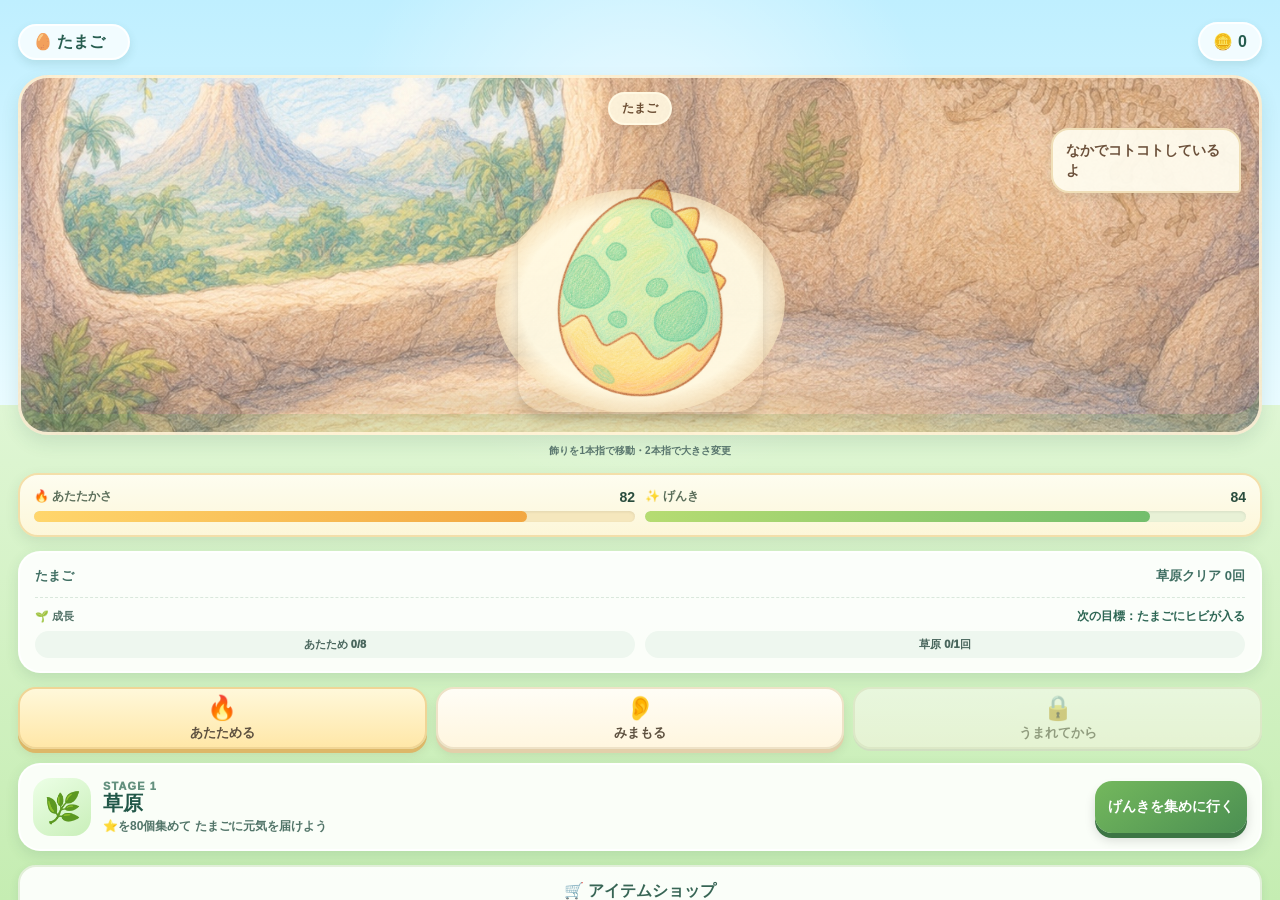
<file: index.html>
<!DOCTYPE html>
<html lang="ja">
<head>
  <meta charset="UTF-8">
  <meta name="viewport" content="width=device-width, initial-scale=1.0, maximum-scale=1.0, user-scalable=no">
  <title>Tiranon Adventure</title>
  <link rel="stylesheet" href="style.css?v=20260830-v29">
  <link rel="stylesheet" href="jump-fix.css?v=20260830-v29">
  <link rel="stylesheet" href="combo.css?v=20260830-v29">
  <link rel="stylesheet" href="items.css?v=20260830-v29">
  <link rel="stylesheet" href="item-polish.css?v=20260830-v29">
  <link rel="stylesheet" href="result.css?v=20260830-v29">
  <link rel="stylesheet" href="progression.css?v=20260830-v29">
  <link rel="stylesheet" href="run-levelup.css?v=20260830-v29">
  <link rel="stylesheet" href="life-mode.css?v=20260830-v29">
  <link rel="stylesheet" href="home-mode.css?v=20260830-v29">
  <link rel="stylesheet" href="care-mode.css?v=20260830-v33">
  <link rel="stylesheet" href="care-growth-v2.css?v=20260830-v29">
  <link rel="stylesheet" href="care-prebirth-fix.css?v=20260830-v29">
  <link rel="stylesheet" href="control-touch.css?v=20260830-v29">
  <link rel="stylesheet" href="stage-hazards.css?v=20260830-v29">
</head>
<body>
  <main id="game" class="game" aria-label="Tiranon Adventureのゲーム画面">
    <div class="cloud cloud--one" aria-hidden="true"></div>
    <div class="cloud cloud--two" aria-hidden="true"></div>
    <div class="cloud cloud--three" aria-hidden="true"></div>

    <header class="status">
      <p id="score">SCORE 0</p>
      <h1>Tiranon Adventure</h1>
      <p id="time" class="life-display" aria-label="ライフ5">❤️❤️❤️❤️❤️</p>
    </header>

    <div id="combo" class="combo-display" aria-live="polite" hidden></div>

    <div id="play-area" class="play-area">
      <div id="player" class="player" role="img" aria-label="ティラノン">
        <img id="player-sprite" class="player__sprite" src="IMG_1796.png?v=20260830-v29" width="126" height="126" alt="" draggable="false">
      </div>
    </div>

    <nav class="controls" aria-label="移動とジャンプ操作">
      <button id="left-button" class="control-button control-button--left" type="button" aria-label="左へ移動">
        <span class="footprint footprint--left" aria-hidden="true">
          <span class="footprint__toe footprint__toe--one"></span>
          <span class="footprint__toe footprint__toe--two"></span>
          <span class="footprint__toe footprint__toe--three"></span>
          <span class="footprint__pad"></span>
        </span>
      </button>
      <button id="jump-button" class="jump-button" type="button" aria-label="ジャンプ">
        <span class="jump-mark" aria-hidden="true"></span>
      </button>
      <button id="right-button" class="control-button control-button--right" type="button" aria-label="右へ移動">
        <span class="footprint footprint--right" aria-hidden="true">
          <span class="footprint__toe footprint__toe--one"></span>
          <span class="footprint__toe footprint__toe--two"></span>
          <span class="footprint__toe footprint__toe--three"></span>
          <span class="footprint__pad"></span>
        </span>
      </button>
    </nav>

    <section id="game-over" class="game-over result-screen" aria-live="polite" hidden>
      <div class="result-card">
        <p class="result-label">RESULT</p>
        <div id="result-rank" class="result-rank" aria-label="ランクC">C</div>
        <p id="rank-message" class="rank-message">ナイスチャレンジ！</p>

        <div class="result-scores">
          <div class="result-score-row">
            <span>今回のスコア</span>
            <strong id="final-score">0</strong>
          </div>
          <div class="result-score-row result-score-row--best">
            <span>BEST SCORE</span>
            <strong id="best-score">0</strong>
          </div>
        </div>

        <p id="new-best" class="new-best" hidden>NEW BEST!</p>
        <button id="restart-button" class="restart-button" type="button">もう一度遊ぶ</button>
      </div>
    </section>
  </main>

  <script src="game.js?v=20260830-v29"></script>
  <script src="jump-overrides.js?v=20260830-v29"></script>
  <script src="fever-mode.js?v=20260830-v29"></script>
  <script src="item-mode.js?v=20260830-v29"></script>
  <script src="item-polish.js?v=20260830-v29"></script>
  <script src="result-screen.js?v=20260830-v29"></script>
  <script src="progression.js?v=20260831-v30"></script>
  <script src="run-levelup.js?v=20260831-v30"></script>
  <script src="life-mode.js?v=20260831-v31"></script>
  <script src="home-mode.js?v=20260831-v33"></script>
  <script src="controls-plus.js?v=20260831-v30"></script>
  <script src="stage-hazards.js?v=20260831-v30"></script>
  <script src="care-mode.js?v=20260831-v34"></script>
  <script src="care-growth-v2.js?v=20260830-v36"></script>
  <script src="care-phase-copy.js?v=20260831-v31"></script>
  <script src="care-prebirth-fix.js?v=20260830-v29"></script>
  <script src="route-obstacles.js?v=20260831-v1"></script>
  <script src="hazard-clarity.js?v=20260831-v1"></script>
  <script src="falling-bomb.js?v=20260831-v1"></script>
  <script src="route-rules.js?v=20260831-v1"></script>
  <script src="run-rewards.js?v=20260831-v2"></script>
  <script src="super-fever.js?v=20260831-v1"></script>
  <script src="room-decor.js?v=20260831-v2"></script>
  <script src="collection-visual-fix.js?v=20260831-v1"></script>
  <script src="collection-assets-forest.js?v=20260831-v1"></script>
  <script src="collection-assets-river.js?v=20260831-v2"></script>
  <script src="collection-volcano-fossil.js?v=20260831-v1"></script>
  <script src="collection-volcano-stamp.js?v=20260831-v1"></script>
  <script src="collection-volcano-crayon.js?v=20260831-v1"></script>
  <script src="collection-assets-night.js?v=20260831-v1"></script>
  <script src="collection-restore-baby-memory.js?v=20260831-v1"></script>
  <script src="room-gesture-v2.js?v=20260831-v3"></script>
  <script src="game-test.js?v=20260831-v2"></script>
  <script src="test-ui-copy.js?v=20260831-v1"></script>
</body>
</html>
</file>
<file: style.css>
* { box-sizing: border-box; }
html, body { width:100%; height:100%; margin:0; overflow:hidden; font-family:Arial,"Hiragino Kaku Gothic ProN",Meiryo,sans-serif; }
button { font:inherit; }
.game { position:relative; width:100%; height:100vh; height:100dvh; min-height:420px; overflow:hidden; touch-action:none; -ms-touch-action:none; -webkit-user-select:none; user-select:none; -webkit-touch-callout:none; background:linear-gradient(to bottom,#63c9f5 0%,#9be1ff 72%,#55b83d 72%,#2f8f2d 100%); }
.cloud { position:absolute; z-index:1; width:110px; height:34px; border-radius:40px; background:rgba(255,255,255,.92); }
.cloud::before,.cloud::after { position:absolute; content:""; border-radius:50%; background:inherit; }
.cloud::before { left:18px; bottom:8px; width:48px; height:48px; }
.cloud::after { right:15px; bottom:5px; width:58px; height:58px; }
.cloud--one { top:18%; left:8%; }
.cloud--two { top:31%; right:10%; transform:scale(.8); }
.cloud--three { top:48%; left:40%; transform:scale(.6); }
.status { position:absolute; top:0; left:0; z-index:10; display:grid; grid-template-columns:1fr auto 1fr; align-items:center; width:100%; padding:14px clamp(14px,4vw,42px); color:#17324d; text-shadow:0 1px 0 rgba(255,255,255,.7); pointer-events:none; }
.status p,.status h1 { margin:0; font-weight:800; }
.status p { font-size:clamp(18px,4vw,30px); }
.status p:last-child { text-align:right; }
.status h1 { font-size:clamp(16px,3.2vw,28px); text-align:center; }
.play-area { position:absolute; inset:0; z-index:5; touch-action:none; -ms-touch-action:none; -webkit-user-select:none; user-select:none; -webkit-touch-callout:none; }
.player { position:absolute; bottom:15.5%; left:50%; z-index:7; display:flex; align-items:flex-end; justify-content:center; width:126px; height:126px; transform:translateX(-50%); user-select:none; -webkit-user-select:none; -webkit-touch-callout:none; touch-action:none; -ms-touch-action:none; }
.player__sprite { display:block; width:100%; height:100%; object-fit:contain; filter:drop-shadow(0 3px 2px rgba(0,0,0,.2)); pointer-events:none; -webkit-user-drag:none; user-select:none; -webkit-user-select:none; -webkit-touch-callout:none; touch-action:none; }
/* Jump images include motion lines/shadows in the lower third. Safari renders that area poorly,
   so show only the clean dinosaur body and enlarge it to match the normal sprite. */
.player.is-jumping .player__sprite { clip-path:inset(0 0 34% 0); transform:scale(1.4); transform-origin:50% 0; }
.player.image-error::after { content:""; width:54px; height:54px; border-radius:50%; border:3px solid #214b3b; background:#8be3b2; box-shadow:0 3px 2px rgba(0,0,0,.2); }
.player.image-error .player__sprite { display:none; }
.player.is-hit .player__sprite { animation:player-hit .18s linear 5; }
@keyframes player-hit { 0%,100% { opacity:1; } 50% { opacity:.35; } }
.star { position:absolute; top:0; left:0; z-index:5; width:34px; height:34px; color:#ffd900; font-size:34px; line-height:34px; text-align:center; text-shadow:0 2px 0 #d89200,0 0 5px #fff7a8; user-select:none; -webkit-user-select:none; touch-action:none; }
.rock { position:absolute; left:0; bottom:15.5%; z-index:6; width:48px; height:36px; border:3px solid #4d4a44; border-radius:55% 48% 44% 52% / 58% 62% 42% 46%; background:linear-gradient(145deg,#8d8980 0%,#77736c 48%,#5e5a54 100%); box-shadow:inset 7px 7px 0 rgba(255,255,255,.11),0 4px 4px rgba(0,0,0,.24); pointer-events:none; transform-origin:50% 65%; }
.rock::before { position:absolute; top:7px; left:10px; width:13px; height:8px; content:""; border-radius:50%; background:rgba(255,255,255,.19); transform:rotate(-18deg); }
.rock::after { position:absolute; right:8px; bottom:7px; width:9px; height:6px; content:""; border-radius:50%; background:rgba(48,45,41,.25); }
.point-popup,.damage-popup { position:absolute; z-index:9; font-size:28px; font-weight:900; pointer-events:none; }
.point-popup { color:#fff; text-shadow:0 2px 3px #316b22; animation:point-popup .65s ease-out forwards; }
.damage-popup { color:#ff5757; text-shadow:0 2px 2px #fff,0 3px 3px rgba(105,35,35,.45); animation:damage-popup .7s ease-out forwards; }
@keyframes point-popup { to { opacity:0; transform:translateY(-30px); } }
@keyframes damage-popup { 45% { transform:translateY(-18px) scale(1.15); } to { opacity:0; transform:translateY(-28px) scale(.95); } }
.controls { position:absolute; right:0; bottom:16px; left:0; z-index:15; display:flex; align-items:flex-end; justify-content:space-between; padding:0 18px; pointer-events:none; user-select:none; -webkit-user-select:none; -webkit-touch-callout:none; touch-action:none; }
.controls button { display:flex; align-items:center; justify-content:center; width:82px; height:68px; padding:0; border:4px solid rgba(229,255,226,.9); border-radius:24px; background:linear-gradient(145deg,#218b72,#12675f); box-shadow:0 6px 0 #0c4c46,0 8px 12px rgba(0,0,0,.22); pointer-events:auto; user-select:none; -webkit-user-select:none; -webkit-touch-callout:none; -webkit-user-drag:none; touch-action:none; -webkit-tap-highlight-color:transparent; appearance:none; -webkit-appearance:none; }
.controls button:active { transform:translateY(5px); box-shadow:0 1px 0 #0c4c46,0 3px 5px rgba(0,0,0,.18); }
.footprint { position:relative; display:block; width:52px; height:49px; pointer-events:none; user-select:none; -webkit-user-select:none; -webkit-touch-callout:none; -webkit-user-drag:none; }
.footprint--left { transform:rotate(-25deg); }
.footprint--right { transform:rotate(25deg); }
.footprint__pad,.footprint__toe { position:absolute; display:block; background:#eaffb4; box-shadow:inset 0 -3px 0 rgba(84,135,71,.22); }
.footprint__pad { bottom:0; left:50%; width:31px; height:27px; border-radius:50% 50% 44% 44%; transform:translateX(-50%); }
.footprint__toe { width:11px; height:20px; border-radius:65% 65% 48% 48% / 82% 82% 35% 35%; }
.footprint__toe::before { position:absolute; top:-5px; left:50%; width:7px; height:8px; content:""; border-radius:80% 15% 55% 35%; background:#fff7cf; transform:translateX(-50%) rotate(45deg); box-shadow:0 1px 0 rgba(84,135,71,.2); }
.footprint__toe--one { top:7px; left:4px; transform:rotate(-32deg); }
.footprint__toe--two { top:1px; left:21px; }
.footprint__toe--three { top:7px; right:4px; transform:rotate(32deg); }
.controls .jump-button { width:70px; height:70px; border-radius:50%; border-color:rgba(255,248,204,.95); background:linear-gradient(145deg,#53ad61,#2f8749); box-shadow:0 6px 0 #24683a,0 8px 12px rgba(0,0,0,.22); }
.controls .jump-button:active { box-shadow:0 1px 0 #24683a,0 3px 5px rgba(0,0,0,.18); }
.jump-mark { display:block; width:31px; height:34px; background:#f4ffc2; clip-path:polygon(50% 0,100% 48%,72% 48%,72% 100%,28% 100%,28% 48%,0 48%); filter:drop-shadow(0 2px 0 rgba(61,108,55,.25)); pointer-events:none; }
.game-over { position:absolute; inset:0; z-index:30; display:flex; flex-direction:column; align-items:center; justify-content:center; color:#17324d; background:rgba(255,255,255,.82); touch-action:none; }
.game-over[hidden] { display:none; }
.game-over h2 { margin:0 0 12px; font-size:clamp(36px,9vw,64px); }
.game-over p { margin:0 0 26px; font-size:clamp(26px,6vw,42px); font-weight:800; }
.game-over button { padding:14px 28px; border:0; border-radius:12px; color:#fff; background:#237d31; box-shadow:0 5px 0 #165620; font-size:22px; font-weight:800; cursor:pointer; touch-action:manipulation; -webkit-touch-callout:none; user-select:none; -webkit-user-select:none; }
@media (hover:hover) and (pointer:fine) { .controls { display:none; } }
@media (max-width:520px) { .status h1 { position:absolute; top:52px; left:0; width:100%; } .player { width:120px; height:120px; } .rock { width:44px; height:34px; } }
</file>
<file: jump-fix.css>
.player.is-jumping .player__sprite {
  /* The uploaded jump PNGs contain motion lines and a ground shadow below the dinosaur.
     Hide that lower decoration so it does not float upward with the player. */
  clip-path: inset(0 0 35.5% 0);
  /* The dinosaur body in the jump art is about 13% smaller than in the normal sprites. */
  transform: scale(1.15);
  transform-origin: 50% 32%;
}
</file>
<file: combo.css>
.combo-display {
  position:absolute;
  top:92px;
  left:50%;
  z-index:12;
  min-width:128px;
  padding:7px 14px;
  border:2px solid rgba(255,255,255,.86);
  border-radius:999px;
  color:#fff8c9;
  background:rgba(21,76,85,.68);
  box-shadow:0 4px 10px rgba(0,0,0,.16);
  font-size:clamp(18px,4.5vw,28px);
  font-weight:900;
  line-height:1;
  text-align:center;
  text-shadow:0 2px 2px rgba(70,55,0,.35);
  transform:translateX(-50%);
  pointer-events:none;
}
.combo-display[hidden] { display:none; }
.combo-display.combo-pop { animation:combo-pop .24s ease-out; }
@keyframes combo-pop {
  0% { transform:translateX(-50%) scale(.72); opacity:.45; }
  70% { transform:translateX(-50%) scale(1.12); }
  100% { transform:translateX(-50%) scale(1); opacity:1; }
}

.star--gold {
  width:38px;
  height:38px;
  font-size:38px;
  line-height:38px;
  color:#fff5a0;
  text-shadow:0 2px 0 #e79700,0 0 7px #fff,0 0 14px #ffe76a;
  animation:gold-star-pulse .6s ease-in-out infinite alternate;
}
@keyframes gold-star-pulse {
  from { filter:brightness(1); }
  to { filter:brightness(1.28) drop-shadow(0 0 5px rgba(255,241,104,.8)); }
}
.point-popup--gold {
  color:#fff1a6;
  text-shadow:0 2px 2px #a66a00,0 0 7px #fff;
  font-size:31px;
}

.fever-popup {
  position:absolute;
  top:42%;
  left:50%;
  z-index:20;
  color:#fffbd0;
  font-size:clamp(42px,11vw,72px);
  font-weight:1000;
  letter-spacing:.04em;
  text-shadow:0 3px 0 #e37e00,0 0 12px #fff,0 0 24px #ffe84f;
  transform:translate(-50%,-50%);
  pointer-events:none;
  animation:fever-pop .9s ease-out forwards;
}
@keyframes fever-pop {
  0% { opacity:0; transform:translate(-50%,-50%) scale(.5) rotate(-7deg); }
  35% { opacity:1; transform:translate(-50%,-50%) scale(1.18) rotate(3deg); }
  68% { transform:translate(-50%,-50%) scale(.98) rotate(0); }
  100% { opacity:0; transform:translate(-50%,-58%) scale(1.05); }
}

.fever-timer {
  position:absolute;
  top:132px;
  left:50%;
  z-index:18;
  min-width:120px;
  padding:7px 16px;
  border:2px solid rgba(255,255,255,.9);
  border-radius:999px;
  color:#fffbd0;
  background:rgba(216,126,0,.84);
  box-shadow:0 4px 12px rgba(110,71,0,.24),0 0 14px rgba(255,233,93,.28);
  font-size:clamp(18px,4.3vw,27px);
  font-weight:1000;
  line-height:1;
  letter-spacing:.04em;
  text-align:center;
  text-shadow:0 2px 0 #b96300,0 0 7px #fff4a6;
  transform:translateX(-50%);
  pointer-events:none;
  animation:fever-timer-pulse .5s ease-in-out infinite alternate;
}
@keyframes fever-timer-pulse {
  from { transform:translateX(-50%) scale(.97); }
  to { transform:translateX(-50%) scale(1.04); }
}

.fever-active::after {
  position:absolute;
  inset:0;
  z-index:4;
  content:"";
  pointer-events:none;
  background:radial-gradient(circle at center,rgba(255,250,151,.14),rgba(255,224,53,.04) 48%,transparent 72%);
  animation:fever-flash .55s ease-in-out infinite alternate;
}
@keyframes fever-flash { from { opacity:.36; } to { opacity:1; } }

.fever-sparkles {
  position:absolute;
  inset:0;
  z-index:14;
  overflow:hidden;
  pointer-events:none;
}
.fever-sparkles span {
  position:absolute;
  left:var(--sparkle-x);
  bottom:-18px;
  width:var(--sparkle-size);
  height:var(--sparkle-size);
  border-radius:50%;
  background:#fffbd3;
  box-shadow:0 0 6px #fff,0 0 12px #ffe66d;
  opacity:0;
  animation:fever-sparkle-rise var(--sparkle-duration) linear var(--sparkle-delay) infinite;
}
.fever-sparkles span:nth-child(3n) {
  border-radius:2px;
  transform:rotate(45deg);
}
@keyframes fever-sparkle-rise {
  0% { opacity:0; transform:translate(-50%,0) scale(.6) rotate(0); }
  18% { opacity:1; }
  72% { opacity:.9; }
  100% { opacity:0; transform:translate(-50%,-78vh) scale(1.15) rotate(180deg); }
}

.fever-active .star--gold {
  animation-duration:.3s;
}

@media (max-width:520px) {
  .combo-display { top:88px; }
  .fever-timer { top:126px; }
}
</file>
<file: items.css>
.game-item {
  position:absolute;
  top:0;
  left:0;
  z-index:8;
  display:flex;
  align-items:center;
  justify-content:center;
  width:48px;
  height:48px;
  border:3px solid rgba(255,255,255,.94);
  border-radius:50%;
  background:rgba(255,255,255,.94);
  box-shadow:0 5px 10px rgba(25,71,61,.22),inset 0 -3px 0 rgba(32,85,68,.08);
  font-size:27px;
  line-height:1;
  pointer-events:none;
  user-select:none;
  -webkit-user-select:none;
  animation:item-float .65s ease-in-out infinite alternate;
}
.game-item--magnet { background:linear-gradient(145deg,#fff,#e5fbff); border-color:#c9f5ff; }
.game-item--shield { background:linear-gradient(145deg,#fff,#e6f3ff); border-color:#cfe6ff; }
.game-item--clock { background:linear-gradient(145deg,#fff,#fff5d8); border-color:#ffe9a9; }
.game-item--double { color:#fffbe2; background:linear-gradient(145deg,#ffcc53,#ef8400); border-color:#fff2a8; font-size:20px; font-weight:1000; text-shadow:0 2px 0 #b96800; }
@keyframes item-float { from { margin-top:-2px; } to { margin-top:3px; } }

.item-popup {
  position:absolute;
  z-index:18;
  padding:7px 11px;
  border:2px solid rgba(255,255,255,.94);
  border-radius:999px;
  color:#fff;
  background:rgba(30,102,84,.88);
  box-shadow:0 5px 10px rgba(0,0,0,.16);
  font-size:16px;
  font-weight:1000;
  white-space:nowrap;
  pointer-events:none;
  animation:item-popup .85s ease-out forwards;
}
.item-popup--clock { background:rgba(211,132,0,.92); }
.item-popup--double { background:rgba(225,118,0,.94); }
@keyframes item-popup {
  0% { opacity:0; transform:translate(-50%,8px) scale(.75); }
  25% { opacity:1; transform:translate(-50%,0) scale(1.08); }
  100% { opacity:0; transform:translate(-50%,-35px) scale(.96); }
}

.item-status {
  position:absolute;
  right:12px;
  top:78px;
  z-index:14;
  display:flex;
  flex-direction:column;
  align-items:flex-end;
  gap:6px;
  pointer-events:none;
}
.item-status__badge {
  display:flex;
  align-items:center;
  gap:6px;
  min-width:82px;
  padding:6px 10px;
  border:2px solid rgba(255,255,255,.9);
  border-radius:999px;
  color:#fff;
  background:rgba(24,91,79,.76);
  box-shadow:0 3px 8px rgba(0,0,0,.13);
  font-size:14px;
  font-weight:1000;
  text-shadow:0 1px 1px rgba(0,0,0,.18);
}
.item-status__badge--double { background:rgba(220,119,0,.85); }
.item-status__badge--shield { background:rgba(50,117,171,.85); }

.player.shield-active::after {
  position:absolute;
  inset:-7px;
  z-index:-1;
  content:"";
  border:3px solid rgba(168,231,255,.88);
  border-radius:50%;
  background:radial-gradient(circle,rgba(179,235,255,.12),rgba(109,203,245,.06) 60%,transparent 70%);
  box-shadow:0 0 12px rgba(137,220,255,.62),inset 0 0 12px rgba(190,239,255,.36);
  animation:shield-pulse .7s ease-in-out infinite alternate;
}
@keyframes shield-pulse { from { transform:scale(.96); opacity:.72; } to { transform:scale(1.04); opacity:1; } }

.game.magnet-active .player__sprite { filter:drop-shadow(0 3px 2px rgba(0,0,0,.2)) drop-shadow(0 0 5px rgba(85,228,218,.7)); }
.game.double-active #score { text-shadow:0 1px 0 rgba(255,255,255,.7),0 0 8px rgba(255,214,57,.95); }

@media (max-width:520px) {
  .game-item { width:44px; height:44px; font-size:24px; }
  .game-item--double { font-size:18px; }
  .item-status { top:116px; right:8px; }
  .item-status__badge { min-width:72px; padding:5px 8px; font-size:12px; }
}
</file>
<file: item-polish.css>
.game-item {
  width:60px;
  height:60px;
  border-width:4px;
  font-size:34px;
  box-shadow:
    0 6px 12px rgba(25,71,61,.24),
    0 0 14px rgba(255,255,255,.9),
    0 0 22px rgba(136,240,220,.42),
    inset 0 -4px 0 rgba(32,85,68,.08);
}

.game-item--clock {
  box-shadow:
    0 6px 12px rgba(25,71,61,.24),
    0 0 14px rgba(255,247,193,.95),
    0 0 24px rgba(255,202,72,.52),
    inset 0 -4px 0 rgba(32,85,68,.08);
}

.game-item--shield {
  box-shadow:
    0 6px 12px rgba(25,71,61,.24),
    0 0 14px rgba(214,244,255,.96),
    0 0 24px rgba(100,194,255,.5),
    inset 0 -4px 0 rgba(32,85,68,.08);
}

.game-item--double {
  font-size:24px;
  box-shadow:
    0 6px 12px rgba(25,71,61,.24),
    0 0 15px rgba(255,245,177,.98),
    0 0 25px rgba(255,174,38,.62),
    inset 0 -4px 0 rgba(121,66,0,.14);
}

.item-popup--pickup {
  z-index:22;
  padding:9px 15px;
  border-width:3px;
  font-size:21px;
  letter-spacing:.02em;
  box-shadow:0 7px 16px rgba(0,0,0,.2),0 0 12px rgba(255,255,255,.38);
  animation:item-pickup-pop .7s ease-out forwards;
}

@keyframes item-pickup-pop {
  0% { opacity:0; transform:translate(-50%,12px) scale(.55); }
  24% { opacity:1; transform:translate(-50%,0) scale(1.18); }
  58% { opacity:1; transform:translate(-50%,-8px) scale(1); }
  100% { opacity:0; transform:translate(-50%,-34px) scale(.94); }
}

@media (max-width:520px) {
  .game-item {
    width:55px;
    height:55px;
    font-size:30px;
  }
  .game-item--double { font-size:22px; }
  .item-popup--pickup { font-size:19px; padding:8px 13px; }
}
</file>
<file: result.css>
.result-screen {
  padding:20px;
  background:rgba(21,58,66,.58);
  backdrop-filter:blur(5px);
  -webkit-backdrop-filter:blur(5px);
}

.result-card {
  width:min(88vw,360px);
  padding:24px 22px 22px;
  border:3px solid rgba(255,255,255,.92);
  border-radius:28px;
  background:linear-gradient(180deg,rgba(255,255,255,.97),rgba(238,255,238,.96));
  box-shadow:0 14px 34px rgba(14,66,61,.28);
  text-align:center;
}

.game-over .result-label {
  margin:0 0 10px;
  color:#277d68;
  font-size:16px;
  font-weight:900;
  letter-spacing:.16em;
}

.result-rank {
  display:flex;
  align-items:center;
  justify-content:center;
  width:108px;
  height:108px;
  margin:0 auto 8px;
  border:6px solid #d9f7cd;
  border-radius:50%;
  color:#fff;
  background:linear-gradient(145deg,#63c875,#238c5d);
  box-shadow:inset 0 -8px 0 rgba(0,0,0,.08),0 8px 16px rgba(32,112,79,.2);
  font-size:68px;
  font-weight:1000;
  line-height:1;
  text-shadow:0 3px 0 rgba(26,93,58,.35);
  animation:rank-pop .48s cubic-bezier(.2,.8,.3,1.25);
}

.result-rank[data-rank="S"] {
  color:#fffbe7;
  background:linear-gradient(145deg,#ffd95b,#ef9500);
  border-color:#fff0a8;
  text-shadow:0 3px 0 #c87500,0 0 8px #fff;
}
.result-rank[data-rank="A"] { background:linear-gradient(145deg,#67cbee,#2680c2); border-color:#d7f5ff; }
.result-rank[data-rank="B"] { background:linear-gradient(145deg,#78d68a,#32985d); }
.result-rank[data-rank="C"] { background:linear-gradient(145deg,#9db9a9,#5d8172); border-color:#dcebe4; }

@keyframes rank-pop {
  0% { transform:scale(.45) rotate(-8deg); opacity:0; }
  70% { transform:scale(1.12) rotate(2deg); opacity:1; }
  100% { transform:scale(1) rotate(0); }
}

.game-over .rank-message {
  margin:0 0 18px;
  color:#315f54;
  font-size:18px;
  font-weight:900;
}

.result-scores {
  overflow:hidden;
  border:2px solid #d6eee2;
  border-radius:18px;
  background:#f7fff9;
}

.result-score-row {
  display:flex;
  align-items:center;
  justify-content:space-between;
  gap:18px;
  padding:12px 15px;
  color:#315f54;
  font-size:15px;
  font-weight:800;
}

.result-score-row + .result-score-row { border-top:1px solid #dceee4; }
.result-score-row strong { color:#173f36; font-size:28px; line-height:1; }
.result-score-row--best { background:rgba(240,255,201,.38); }

.game-over .new-best {
  margin:13px 0 0;
  color:#e18b00;
  font-size:19px;
  font-weight:1000;
  letter-spacing:.04em;
  text-shadow:0 1px 0 #fff4bd;
  animation:new-best-pulse .55s ease-in-out infinite alternate;
}
.game-over .new-best[hidden] { display:none; }
@keyframes new-best-pulse { from { transform:scale(.96); } to { transform:scale(1.05); } }

.game-over .restart-button {
  width:100%;
  margin-top:18px;
  padding:14px 20px;
  border:3px solid #e6ffd8;
  border-radius:18px;
  color:#fff;
  background:linear-gradient(145deg,#42ad62,#277d48);
  box-shadow:0 6px 0 #1b6037,0 8px 13px rgba(0,0,0,.17);
  font-size:20px;
  font-weight:1000;
}
.game-over .restart-button:active {
  transform:translateY(5px);
  box-shadow:0 1px 0 #1b6037,0 3px 5px rgba(0,0,0,.13);
}

@media (max-height:650px) {
  .result-card { padding:16px 18px; }
  .result-rank { width:82px; height:82px; font-size:52px; }
  .game-over .rank-message { margin-bottom:10px; }
  .result-score-row { padding:9px 12px; }
  .game-over .restart-button { margin-top:12px; padding:11px 16px; }
}
</file>
<file: progression.css>
.coin-hud {
  position:absolute;
  top:76px;
  left:12px;
  z-index:14;
  min-width:74px;
  padding:6px 10px;
  border:2px solid rgba(255,255,255,.88);
  border-radius:999px;
  color:#664600;
  background:rgba(255,244,169,.9);
  box-shadow:0 3px 9px rgba(72,55,0,.16);
  font-size:14px;
  font-weight:1000;
  text-align:center;
  pointer-events:none;
}

.game-coin {
  position:absolute;
  top:0;
  left:0;
  z-index:8;
  display:flex;
  align-items:center;
  justify-content:center;
  width:48px;
  height:48px;
  border:3px solid #fff4a4;
  border-radius:50%;
  background:linear-gradient(145deg,#fffbd0,#ffc72f);
  box-shadow:0 0 11px rgba(255,244,159,.95),0 0 22px rgba(255,190,31,.48),0 5px 10px rgba(80,58,0,.2);
  font-size:28px;
  line-height:1;
  pointer-events:none;
  animation:coin-spin .75s ease-in-out infinite alternate;
}
@keyframes coin-spin {
  from { filter:brightness(.95); }
  to { filter:brightness(1.18); }
}

.coin-popup {
  position:absolute;
  z-index:23;
  padding:8px 13px;
  border:3px solid #fff4a8;
  border-radius:999px;
  color:#fffbe0;
  background:rgba(205,132,0,.92);
  box-shadow:0 6px 14px rgba(89,55,0,.2);
  font-size:20px;
  font-weight:1000;
  white-space:nowrap;
  transform:translateX(-50%);
  pointer-events:none;
  animation:coin-popup .7s ease-out forwards;
}
@keyframes coin-popup {
  0% { opacity:0; transform:translate(-50%,10px) scale(.65); }
  25% { opacity:1; transform:translate(-50%,0) scale(1.15); }
  100% { opacity:0; transform:translate(-50%,-34px) scale(.95); }
}

.progression-summary {
  display:grid;
  grid-template-columns:1fr 1fr;
  gap:8px;
  margin-top:12px;
}
.progression-summary > div {
  display:flex;
  flex-direction:column;
  gap:3px;
  padding:8px 10px;
  border:2px solid #e8e4bb;
  border-radius:14px;
  color:#5d6042;
  background:#fffde8;
  font-size:12px;
  font-weight:900;
}
.progression-summary strong {
  color:#8a6500;
  font-size:20px;
  line-height:1.15;
}

.shop-open-button,
.game-over .restart-button {
  display:inline-flex;
  align-items:center;
  justify-content:center;
  vertical-align:top;
  min-height:54px;
  margin-top:14px;
}
.shop-open-button {
  width:34%;
  margin-right:2%;
  padding:12px 8px;
  border:3px solid #fff1aa;
  border-radius:18px;
  color:#684c00;
  background:linear-gradient(145deg,#fff5a8,#f1ca45);
  box-shadow:0 6px 0 #c59d29,0 8px 13px rgba(0,0,0,.14);
  font-size:17px;
  font-weight:1000;
}
.game-over .restart-button {
  width:62%;
  margin-left:0;
}
.shop-open-button:active {
  transform:translateY(5px);
  box-shadow:0 1px 0 #c59d29,0 3px 5px rgba(0,0,0,.12);
}

.shop-panel {
  position:absolute;
  inset:0;
  z-index:50;
  display:flex;
  align-items:center;
  justify-content:center;
  padding:18px;
  background:rgba(18,55,59,.72);
  backdrop-filter:blur(6px);
  -webkit-backdrop-filter:blur(6px);
}
.shop-panel[hidden] { display:none; }
.shop-card {
  width:min(94vw,430px);
  max-height:92%;
  overflow:auto;
  padding:20px;
  border:3px solid rgba(255,255,255,.94);
  border-radius:26px;
  background:linear-gradient(180deg,#fafff8,#effced);
  box-shadow:0 16px 36px rgba(5,45,39,.3);
  -webkit-overflow-scrolling:touch;
}
.shop-header {
  display:flex;
  align-items:flex-start;
  justify-content:space-between;
  gap:12px;
}
.shop-kicker {
  margin:0 0 3px;
  color:#d09a22;
  font-size:12px;
  font-weight:1000;
  letter-spacing:.16em;
}
.shop-header h2 {
  margin:0;
  color:#275e50;
  font-size:24px;
}
.shop-close {
  flex:0 0 auto;
  width:44px;
  height:44px;
  padding:0;
  border:0;
  border-radius:50%;
  color:#315f54;
  background:#e2f3e7;
  font-size:28px;
  font-weight:700;
}
.shop-wallet {
  margin:13px 0;
  padding:9px 13px;
  border:2px solid #f3df89;
  border-radius:14px;
  color:#675323;
  background:#fff8ca;
  font-size:14px;
  font-weight:900;
}
.shop-wallet strong { float:right; color:#8b6500; font-size:18px; }
.shop-items { display:grid; gap:9px; }
.shop-item {
  display:grid;
  grid-template-columns:50px minmax(0,1fr) 72px;
  align-items:center;
  gap:10px;
  padding:10px;
  border:2px solid #dceee2;
  border-radius:17px;
  background:#fff;
}
.shop-item__icon {
  display:flex;
  align-items:center;
  justify-content:center;
  width:48px;
  height:48px;
  border-radius:15px;
  background:#f2faef;
  font-size:27px;
  font-weight:1000;
}
.shop-item__body { min-width:0; }
.shop-item__title {
  display:flex;
  align-items:center;
  justify-content:space-between;
  gap:7px;
  color:#264f44;
  font-size:15px;
}
.shop-item__title span {
  flex:0 0 auto;
  padding:2px 7px;
  border-radius:999px;
  color:#fff;
  background:#4e9f78;
  font-size:11px;
}
.shop-item__body p {
  margin:5px 0 0;
  color:#61756d;
  font-size:11px;
  font-weight:700;
  line-height:1.35;
}
.shop-upgrade {
  min-height:44px;
  padding:7px 6px;
  border:0;
  border-radius:13px;
  color:#604900;
  background:#ffe36d;
  box-shadow:0 4px 0 #d3af30;
  font-size:12px;
  font-weight:1000;
}
.shop-upgrade:disabled {
  color:#87928d;
  background:#e5eae7;
  box-shadow:none;
  opacity:.72;
}
.shop-upgrade:not(:disabled):active { transform:translateY(3px); box-shadow:0 1px 0 #d3af30; }

@media (max-width:520px) {
  .coin-hud { top:112px; left:8px; font-size:12px; min-width:66px; padding:5px 8px; }
  .game-coin { width:44px; height:44px; font-size:25px; }
  .progression-summary { margin-top:9px; }
  .progression-summary > div { padding:6px 8px; }
  .progression-summary strong { font-size:18px; }
  .shop-open-button,.game-over .restart-button { min-height:50px; margin-top:10px; }
  .shop-open-button { font-size:15px; }
  .shop-card { padding:16px 14px; }
  .shop-item { grid-template-columns:46px minmax(0,1fr) 66px; gap:8px; padding:8px; }
  .shop-item__icon { width:44px; height:44px; font-size:24px; }
}

@media (max-height:700px) {
  .progression-summary { margin-top:7px; }
  .progression-summary > div { padding:5px 8px; }
  .shop-open-button,.game-over .restart-button { min-height:45px; margin-top:8px; padding-top:9px; padding-bottom:9px; }
  .shop-card { max-height:94%; }
}
</file>
<file: run-levelup.css>
.run-level-hud {
  position:absolute;
  top:78px;
  left:12px;
  z-index:14;
  display:flex;
  align-items:center;
  gap:8px;
  padding:6px 10px;
  border:2px solid rgba(255,255,255,.88);
  border-radius:999px;
  color:#fff;
  background:rgba(27,102,82,.76);
  box-shadow:0 3px 8px rgba(0,0,0,.14);
  font-size:12px;
  font-weight:900;
  pointer-events:none;
  text-shadow:0 1px 1px rgba(0,0,0,.16);
}
.run-level-hud strong { font-size:13px; }
.run-level-hud span { color:#fff6ad; }

.run-level-overlay {
  position:absolute;
  inset:0;
  z-index:45;
  display:flex;
  align-items:center;
  justify-content:center;
  padding:18px;
  background:rgba(15,55,61,.66);
  backdrop-filter:blur(5px);
  -webkit-backdrop-filter:blur(5px);
  touch-action:none;
}
.run-level-overlay[hidden] { display:none; }

.run-level-card {
  width:min(92vw,390px);
  padding:22px 18px 18px;
  border:3px solid rgba(255,255,255,.94);
  border-radius:28px;
  background:linear-gradient(180deg,#fbfff8,#efffec);
  box-shadow:0 16px 36px rgba(11,63,55,.3);
  text-align:center;
}
.run-level-kicker {
  margin:0 0 4px;
  color:#e79a00;
  font-size:27px;
  font-weight:1000;
  letter-spacing:.06em;
  text-shadow:0 2px 0 #fff1a6;
  animation:run-level-title .55s ease-in-out infinite alternate;
}
@keyframes run-level-title { from { transform:scale(.98); } to { transform:scale(1.04); } }
.run-level-card h2 {
  margin:0;
  color:#225f50;
  font-size:25px;
}
.run-level-sub {
  margin:5px 0 15px;
  color:#61857a;
  font-size:13px;
  font-weight:800;
}
.run-level-choices {
  display:grid;
  gap:10px;
}
.run-level-choice {
  display:grid;
  grid-template-columns:62px 1fr;
  align-items:center;
  width:100%;
  min-height:84px;
  padding:10px 12px;
  border:2px solid #d9eee3;
  border-radius:20px;
  color:#244f44;
  background:#fff;
  box-shadow:0 4px 0 #cfe4d8,0 6px 12px rgba(28,89,69,.1);
  text-align:left;
  -webkit-tap-highlight-color:transparent;
  touch-action:manipulation;
  user-select:none;
  -webkit-user-select:none;
  -webkit-touch-callout:none;
}
.run-level-choice:active {
  transform:translateY(3px);
  box-shadow:0 1px 0 #cfe4d8,0 3px 6px rgba(28,89,69,.09);
}
.run-level-choice__icon {
  display:flex;
  align-items:center;
  justify-content:center;
  width:52px;
  height:52px;
  border-radius:16px;
  background:linear-gradient(145deg,#f4fff0,#e0f8e4);
  font-size:31px;
}
.run-level-choice__body {
  display:flex;
  min-width:0;
  flex-direction:column;
  gap:2px;
}
.run-level-choice__body strong {
  font-size:17px;
  font-weight:1000;
}
.run-level-choice__body small {
  color:#41916f;
  font-size:12px;
  font-weight:900;
}
.run-level-choice__body > span {
  color:#5f776f;
  font-size:13px;
  font-weight:800;
}

@media (max-width:520px) {
  .run-level-hud { top:84px; left:8px; padding:5px 8px; gap:6px; }
  .run-level-card { padding:20px 14px 15px; }
  .run-level-choice { grid-template-columns:56px 1fr; min-height:78px; padding:9px 10px; }
  .run-level-choice__icon { width:48px; height:48px; font-size:28px; }
}

@media (max-height:650px) {
  .run-level-card { padding:14px 14px 12px; }
  .run-level-kicker { font-size:22px; }
  .run-level-card h2 { font-size:21px; }
  .run-level-sub { margin-bottom:9px; }
  .run-level-choices { gap:7px; }
  .run-level-choice { min-height:68px; padding:7px 9px; }
  .run-level-choice__icon { width:44px; height:44px; font-size:25px; }
}
</file>
<file: life-mode.css>
.life-display {
  min-width:150px;
  font-size:clamp(16px,3.4vw,25px) !important;
  letter-spacing:1px;
  white-space:nowrap;
}

.life-hearts {
  display:inline-flex;
  align-items:center;
  justify-content:flex-end;
  gap:1px;
  filter:drop-shadow(0 2px 1px rgba(99,29,29,.2));
}

.life-hearts__empty {
  color:rgba(255,255,255,.68);
  font-family:Arial,sans-serif;
  font-size:1.05em;
  text-shadow:0 1px 0 rgba(74,109,118,.22);
}

.game-item--clock {
  color:#e84665;
  background:linear-gradient(145deg,#fff,#ffe5eb);
  border-color:#ffc3d0;
  box-shadow:
    0 6px 12px rgba(87,39,53,.22),
    0 0 14px rgba(255,238,242,.98),
    0 0 25px rgba(255,102,137,.5),
    inset 0 -4px 0 rgba(121,46,66,.1);
}

.life-popup {
  position:absolute;
  z-index:24;
  padding:8px 13px;
  border:3px solid rgba(255,255,255,.94);
  border-radius:999px;
  color:#fff;
  background:rgba(217,63,89,.92);
  box-shadow:0 6px 15px rgba(75,22,36,.2),0 0 12px rgba(255,255,255,.35);
  font-size:21px;
  font-weight:1000;
  white-space:nowrap;
  pointer-events:none;
  animation:life-popup .76s ease-out forwards;
}

.life-popup--heal {
  background:rgba(224,68,100,.94);
}

.life-popup--damage {
  background:rgba(142,51,64,.94);
}

@keyframes life-popup {
  0% { opacity:0; transform:translate(-50%,10px) scale(.65); }
  25% { opacity:1; transform:translate(-50%,0) scale(1.15); }
  62% { opacity:1; transform:translate(-50%,-10px) scale(1); }
  100% { opacity:0; transform:translate(-50%,-36px) scale(.94); }
}

@media (max-width:520px) {
  .life-display { min-width:118px; font-size:17px !important; }
  .life-hearts { gap:0; }
  .life-popup { font-size:18px; padding:7px 11px; }
}
</file>
<file: home-mode.css>
.tiranon-home {
  position:absolute;
  inset:0;
  z-index:40;
  display:flex;
  flex-direction:column;
  gap:14px;
  padding:22px 18px 24px;
  overflow:auto;
  background:
    radial-gradient(circle at 50% 20%,rgba(255,255,255,.72),transparent 32%),
    linear-gradient(180deg,#bfefff 0%,#e9fbff 45%,#dff6d4 45%,#c5edb2 100%);
}
.tiranon-home[hidden]{display:none;}

.home-topbar{
  display:flex;
  align-items:center;
  justify-content:space-between;
  gap:10px;
}
.home-level-pill,.home-wallet-pill{
  display:flex;
  align-items:center;
  gap:5px;
  padding:8px 13px;
  border:2px solid rgba(255,255,255,.9);
  border-radius:999px;
  background:rgba(255,255,255,.78);
  box-shadow:0 4px 10px rgba(36,91,78,.12);
  color:#275d50;
  font-weight:900;
}

.home-room{
  position:relative;
  min-height:300px;
  display:flex;
  align-items:flex-end;
  justify-content:center;
  overflow:hidden;
  border:3px solid rgba(255,255,255,.92);
  border-radius:30px;
  background:
    radial-gradient(circle at 50% 75%,rgba(255,255,255,.72),transparent 34%),
    linear-gradient(180deg,rgba(255,255,255,.42),rgba(255,255,255,.08));
  box-shadow:inset 0 -18px 0 rgba(89,169,80,.18),0 8px 18px rgba(45,94,77,.12);
}
.home-room::after{
  position:absolute;
  left:8%;right:8%;bottom:16px;
  height:24px;
  content:"";
  border-radius:50%;
  background:rgba(80,132,70,.12);
  filter:blur(8px);
}
.home-room__label{
  position:absolute;
  top:14px;
  left:18px;
  margin:0;
  color:#3f7c69;
  font-size:13px;
  font-weight:1000;
  letter-spacing:.16em;
}
.home-speech{
  position:absolute;
  top:48px;
  right:18px;
  max-width:190px;
  padding:10px 13px;
  border:2px solid #d9f2e6;
  border-radius:18px 18px 4px 18px;
  background:rgba(255,255,255,.94);
  color:#315f54;
  font-size:14px;
  font-weight:900;
  line-height:1.45;
  box-shadow:0 4px 10px rgba(41,93,79,.11);
}
.home-tiranon{
  position:relative;
  z-index:2;
  width:min(46vw,210px);
  height:auto;
  margin-bottom:18px;
  object-fit:contain;
  filter:drop-shadow(0 7px 3px rgba(42,84,66,.15));
  animation:home-bob 1.8s ease-in-out infinite alternate;
}
@keyframes home-bob{from{transform:translateY(0)}to{transform:translateY(-6px)}}

.home-growth-card,.home-stage-card{
  border:2px solid rgba(255,255,255,.92);
  border-radius:22px;
  background:rgba(255,255,255,.9);
  box-shadow:0 5px 14px rgba(38,90,74,.12);
}
.home-growth-card{padding:14px 15px 13px;}
.home-growth-head{
  display:flex;
  align-items:center;
  justify-content:space-between;
  gap:12px;
  color:#406f63;
  font-size:13px;
  font-weight:800;
}
.home-growth-head>div{display:flex;gap:8px;align-items:baseline;}
.home-growth-head strong{color:#194e41;font-size:20px;}
.home-exp-track{
  height:15px;
  margin-top:10px;
  overflow:hidden;
  border-radius:999px;
  background:#dceee3;
  box-shadow:inset 0 2px 3px rgba(22,75,59,.09);
}
.home-exp-fill{
  width:0;
  height:100%;
  border-radius:inherit;
  background:linear-gradient(90deg,#65c87b,#38a96d);
  transition:width .35s ease;
}
.home-exp-text{
  display:flex;
  justify-content:space-between;
  margin-top:6px;
  color:#50766b;
  font-size:12px;
  font-weight:900;
}

.home-stage-card{
  display:grid;
  grid-template-columns:auto 1fr auto;
  align-items:center;
  gap:12px;
  padding:13px;
}
.home-stage-icon{
  display:grid;
  place-items:center;
  width:58px;
  height:58px;
  border-radius:18px;
  background:linear-gradient(145deg,#ecffe6,#c9efb9);
  font-size:30px;
}
.home-stage-copy{min-width:0;display:flex;flex-direction:column;}
.home-stage-copy span{color:#63907e;font-size:11px;font-weight:1000;letter-spacing:.1em;}
.home-stage-copy strong{color:#215748;font-size:20px;line-height:1.1;}
.home-stage-copy small{margin-top:4px;color:#527569;font-size:12px;font-weight:800;}
.home-play-button{
  min-height:52px;
  padding:10px 13px;
  border:0;
  border-radius:17px;
  color:#fff;
  background:linear-gradient(145deg,#42b968,#257b48);
  box-shadow:0 5px 0 #1c6239,0 7px 11px rgba(0,0,0,.14);
  font-size:14px;
  font-weight:1000;
}
.home-play-button:active{transform:translateY(4px);box-shadow:0 1px 0 #1c6239;}
.home-shop-button{
  min-height:52px;
  border:2px solid #e2efd9;
  border-radius:18px;
  color:#376555;
  background:rgba(255,255,255,.92);
  box-shadow:0 4px 10px rgba(35,87,70,.1);
  font-size:16px;
  font-weight:1000;
}

.stage-hud{
  position:absolute;
  top:82px;
  left:50%;
  z-index:16;
  display:flex;
  align-items:center;
  gap:10px;
  padding:7px 12px;
  border:2px solid rgba(255,255,255,.9);
  border-radius:999px;
  color:#fff;
  background:rgba(29,92,70,.75);
  box-shadow:0 4px 10px rgba(0,0,0,.13);
  font-size:13px;
  font-weight:1000;
  transform:translateX(-50%);
  pointer-events:none;
}
.stage-hud[hidden]{display:none;}

.result-growth{
  display:flex;
  align-items:center;
  justify-content:space-between;
  gap:12px;
  margin-top:10px;
  padding:10px 13px;
  border:2px solid #d8eee2;
  border-radius:16px;
  background:#f5fff8;
  color:#376559;
  font-size:14px;
  font-weight:900;
}
.result-growth strong{color:#1f5d49;font-size:20px;}
.home-return-button{
  width:100%;
  margin-top:12px;
  padding:12px 16px;
  border:2px solid #d7eadf;
  border-radius:16px;
  color:#2c6354;
  background:#fff;
  font-size:17px;
  font-weight:1000;
}

@media (max-width:520px){
  .tiranon-home{padding:15px 13px 18px;gap:10px;}
  .home-room{min-height:270px;}
  .home-speech{top:44px;right:12px;max-width:165px;font-size:12px;}
  .home-stage-card{grid-template-columns:auto 1fr;}
  .home-play-button{grid-column:1/-1;width:100%;}
  .stage-hud{top:110px;font-size:12px;}
}

@media (prefers-reduced-motion:reduce){
  .home-tiranon{animation:none;}
  .home-exp-fill{transition:none;}
}
</file>
<file: care-mode.css>
.home-room--care{
  min-height:360px;
  background-image:linear-gradient(rgba(255,248,230,.08),rgba(255,248,230,.08)),url("9B085E33-7E32-42A9-9362-7300B616031C.jpeg");
  background-size:cover;
  background-position:center;
  border-color:rgba(255,244,215,.9);
}
.home-room--care::after{background:rgba(92,63,40,.13);}
.home-decor{
  position:absolute;
  z-index:1;
  pointer-events:none;
  user-select:none;
  mix-blend-mode:multiply;
}
.home-decor--rug{
  left:50%;
  bottom:3px;
  width:min(60vw,270px);
  transform:translateX(-50%);
  opacity:.72;
}
.home-decor--lamp{
  right:-8px;
  bottom:8px;
  width:min(28vw,125px);
  opacity:.78;
}
.home-decor--toy{
  left:10px;
  bottom:12px;
  width:min(23vw,95px);
  opacity:.88;
}
.home-growth-badge{
  position:absolute;
  top:14px;
  left:50%;
  z-index:4;
  padding:6px 12px;
  border:2px solid rgba(255,250,228,.95);
  border-radius:999px;
  color:#6b4d32;
  background:rgba(255,248,224,.9);
  box-shadow:0 3px 10px rgba(71,45,25,.12);
  font-size:12px;
  font-weight:1000;
  transform:translateX(-50%);
}
.home-room--care .home-room__label{display:none;}
.home-room--care .home-speech{
  z-index:5;
  top:50px;
  white-space:pre-line;
  background:rgba(255,252,239,.94);
  border-color:#f0dfb8;
  color:#6c513b;
}
.home-room--care .home-tiranon{
  z-index:3;
  width:min(44vw,205px);
  max-height:225px;
  margin-bottom:24px;
  filter:drop-shadow(0 8px 4px rgba(59,39,25,.18));
}
.home-room--care .home-tiranon--paper{
  mix-blend-mode:multiply;
  border-radius:28px;
}
.home-room--care .home-tiranon.home-tiranon--paper[data-growth="baby"]{
  mix-blend-mode:normal;
  border-radius:0;
  -webkit-clip-path:polygon(54.95% 0.54%,61.97% 1.38%,69.05% 5.13%,75.69% 11.88%,80.30% 19.10%,82.96% 26.52%,84.26% 35.36%,86.59% 44.66%,87.08% 52.63%,86.55% 63.97%,85.18% 70.73%,81.40% 79.44%,75.42% 87.49%,70.16% 92.24%,64.37% 95.50%,58.57% 97.58%,51.37% 98.71%,44.47% 98.42%,39.56% 97.54%,32.05% 94.66%,26.79% 91.08%,23.74% 87.41%,22.64% 84.53%,18.79% 78.82%,16.31% 72.77%,14.86% 64.01%,15.24% 55.42%,17.42% 47.62%,17.26% 40.62%,18.41% 35.61%,21.72% 27.65%,26.83% 19.06%,34.11% 11.26%,42.99% 4.63%,48.55% 1.96%);
  clip-path:polygon(54.95% 0.54%,61.97% 1.38%,69.05% 5.13%,75.69% 11.88%,80.30% 19.10%,82.96% 26.52%,84.26% 35.36%,86.59% 44.66%,87.08% 52.63%,86.55% 63.97%,85.18% 70.73%,81.40% 79.44%,75.42% 87.49%,70.16% 92.24%,64.37% 95.50%,58.57% 97.58%,51.37% 98.71%,44.47% 98.42%,39.56% 97.54%,32.05% 94.66%,26.79% 91.08%,23.74% 87.41%,22.64% 84.53%,18.79% 78.82%,16.31% 72.77%,14.86% 64.01%,15.24% 55.42%,17.42% 47.62%,17.26% 40.62%,18.41% 35.61%,21.72% 27.65%,26.83% 19.06%,34.11% 11.26%,42.99% 4.63%,48.55% 1.96%);
}
.home-room--care .home-tiranon.home-tiranon--paper[data-growth="crawl"]{
  mix-blend-mode:normal;
  border-radius:0;
  -webkit-clip-path:polygon(34.51% 1.32%,35.61% 1.61%,36.88% 3.61%,38.87% 9.42%,43.62% 5.22%,47.53% 3.47%,48.80% 4.49%,49.64% 7.13%,50.65% 15.97%,55.86% 14.21%,58.27% 15.09%,58.76% 18.07%,57.62% 26.42%,61.20% 27.88%,62.79% 30.37%,62.21% 33.40%,59.08% 39.45%,60.74% 41.85%,63.83% 37.30%,64.97% 38.04%,66.31% 40.82%,70.05% 36.67%,71.78% 37.99%,72.88% 42.19%,76.37% 41.06%,77.34% 41.55%,78.03% 42.48%,78.42% 45.80%,80.37% 43.16%,82.49% 44.58%,82.78% 41.89%,84.57% 40.67%,85.55% 37.26%,86.26% 24.66%,87.89% 23.19%,89.55% 24.61%,92.29% 31.25%,93.72% 41.60%,93.59% 46.29%,92.29% 54.10%,89.55% 61.72%,86.69% 66.21%,89.10% 71.00%,90.36% 75.73%,90.72% 78.91%,90.17% 81.98%,86.91% 84.72%,83.66% 84.91%,81.84% 83.94%,77.15% 86.67%,73.21% 86.52%,69.86% 83.74%,65.17% 86.28%,59.51% 87.55%,55.27% 93.90%,47.53% 98.68%,46.45% 98.34%,45.64% 96.63%,43.26% 97.46%,42.02% 95.41%,39.78% 95.07%,39.13% 93.21%,39.23% 90.62%,40.85% 86.23%,36.10% 83.69%,34.15% 84.67%,30.86% 88.53%,22.53% 92.43%,20.54% 90.53%,18.65% 91.41%,16.96% 89.26%,15.17% 89.21%,14.26% 85.79%,15.62% 81.01%,18.46% 77.44%,22.62% 74.90%,24.06% 72.17%,20.41% 71.39%,17.61% 68.75%,16.44% 65.62%,16.15% 61.18%,12.37% 58.06%,10.35% 55.22%,8.43% 49.32%,8.66% 41.85%,9.83% 37.74%,12.99% 31.74%,15.40% 21.88%,17.94% 16.89%,22.92% 11.67%,29.30% 8.94%,32.52% 3.03%);
  clip-path:polygon(34.51% 1.32%,35.61% 1.61%,36.88% 3.61%,38.87% 9.42%,43.62% 5.22%,47.53% 3.47%,48.80% 4.49%,49.64% 7.13%,50.65% 15.97%,55.86% 14.21%,58.27% 15.09%,58.76% 18.07%,57.62% 26.42%,61.20% 27.88%,62.79% 30.37%,62.21% 33.40%,59.08% 39.45%,60.74% 41.85%,63.83% 37.30%,64.97% 38.04%,66.31% 40.82%,70.05% 36.67%,71.78% 37.99%,72.88% 42.19%,76.37% 41.06%,77.34% 41.55%,78.03% 42.48%,78.42% 45.80%,80.37% 43.16%,82.49% 44.58%,82.78% 41.89%,84.57% 40.67%,85.55% 37.26%,86.26% 24.66%,87.89% 23.19%,89.55% 24.61%,92.29% 31.25%,93.72% 41.60%,93.59% 46.29%,92.29% 54.10%,89.55% 61.72%,86.69% 66.21%,89.10% 71.00%,90.36% 75.73%,90.72% 78.91%,90.17% 81.98%,86.91% 84.72%,83.66% 84.91%,81.84% 83.94%,77.15% 86.67%,73.21% 86.52%,69.86% 83.74%,65.17% 86.28%,59.51% 87.55%,55.27% 93.90%,47.53% 98.68%,46.45% 98.34%,45.64% 96.63%,43.26% 97.46%,42.02% 95.41%,39.78% 95.07%,39.13% 93.21%,39.23% 90.62%,40.85% 86.23%,36.10% 83.69%,34.15% 84.67%,30.86% 88.53%,22.53% 92.43%,20.54% 90.53%,18.65% 91.41%,16.96% 89.26%,15.17% 89.21%,14.26% 85.79%,15.62% 81.01%,18.46% 77.44%,22.62% 74.90%,24.06% 72.17%,20.41% 71.39%,17.61% 68.75%,16.44% 65.62%,16.15% 61.18%,12.37% 58.06%,10.35% 55.22%,8.43% 49.32%,8.66% 41.85%,9.83% 37.74%,12.99% 31.74%,15.40% 21.88%,17.94% 16.89%,22.92% 11.67%,29.30% 8.94%,32.52% 3.03%);
}
.home-tiranon[data-growth="egg"]{width:min(38vw,170px);}
.home-tiranon[data-growth="hatch"]{width:min(39vw,175px);}
.home-tiranon[data-growth="baby"]{width:min(42vw,185px);}
.home-tiranon[data-growth="crawl"]{width:min(48vw,220px);}

.home-care-card{
  display:grid;
  grid-template-columns:1fr 1fr;
  gap:10px;
  padding:13px 14px;
  border:2px solid rgba(255,255,255,.92);
  border-radius:20px;
  background:rgba(255,255,255,.91);
  box-shadow:0 5px 14px rgba(55,83,61,.11);
}
.care-stat>div:first-child{display:flex;align-items:center;justify-content:space-between;gap:8px;color:#5c6f5b;font-size:12px;font-weight:900;}
.care-stat strong{color:#294c3d;font-size:14px;}
.care-track{
  height:11px;
  margin-top:6px;
  overflow:hidden;
  border-radius:999px;
  background:#f4e4d4;
  box-shadow:inset 0 1px 3px rgba(0,0,0,.08);
}
.care-track i{display:block;width:0;height:100%;border-radius:inherit;background:linear-gradient(90deg,#ffb45f,#ed7b4e);transition:width .3s ease;}
.care-track--mood{background:#e5f0dc;}
.care-track--mood i{background:linear-gradient(90deg,#8fd670,#49b86e);}

.home-care-actions{
  display:grid;
  grid-template-columns:repeat(3,1fr);
  gap:9px;
}
.home-care-actions button{
  min-height:62px;
  display:flex;
  flex-direction:column;
  align-items:center;
  justify-content:center;
  gap:2px;
  border:2px solid #eee2c7;
  border-radius:18px;
  color:#5e5140;
  background:linear-gradient(180deg,#fffdf6,#fff6df);
  box-shadow:0 4px 0 #e3cfaa,0 6px 10px rgba(70,55,35,.1);
  font-size:24px;
  font-weight:1000;
  touch-action:manipulation;
}
.home-care-actions button span{font-size:13px;}
.home-care-actions button:active{transform:translateY(3px);box-shadow:0 1px 0 #e3cfaa;}

.care-panel{
  position:absolute;
  inset:0;
  z-index:90;
  display:flex;
  align-items:flex-end;
  justify-content:center;
  padding:18px;
  background:rgba(27,45,37,.52);
  backdrop-filter:blur(5px);
}
.care-panel[hidden]{display:none;}
.care-sheet{
  width:min(100%,520px);
  max-height:78%;
  overflow:auto;
  padding:18px;
  border:3px solid #fff8df;
  border-radius:28px;
  background:linear-gradient(180deg,#fffef8,#f4ffed);
  box-shadow:0 18px 40px rgba(20,39,31,.28);
}
.care-sheet__head{display:flex;align-items:center;justify-content:space-between;gap:12px;margin-bottom:12px;}
.care-sheet__head small{color:#bd8d3c;font-size:11px;font-weight:1000;letter-spacing:.18em;}
.care-sheet__head h2{margin:2px 0 0;color:#315f50;font-size:24px;}
.care-sheet__head button{
  width:46px;height:46px;border:0;border-radius:50%;color:#315f50;background:#e8f5e8;font-size:28px;font-weight:900;
}
.care-panel-items{display:grid;grid-template-columns:1fr 1fr;gap:10px;}
.care-item-card{
  min-width:0;
  display:flex;
  align-items:center;
  gap:9px;
  padding:9px;
  border:2px solid #e0ead8;
  border-radius:18px;
  text-align:left;
  color:#31584b;
  background:#fff;
  box-shadow:0 3px 8px rgba(52,84,67,.08);
}
.care-item-card:disabled{opacity:.52;filter:grayscale(.25);}
.care-item-card img{
  flex:0 0 auto;
  width:72px;height:72px;
  object-fit:contain;
  border-radius:14px;
  mix-blend-mode:multiply;
}
.care-item-card>div{min-width:0;display:flex;flex-direction:column;gap:3px;}
.care-item-card strong{font-size:14px;}
.care-item-card small{font-size:10px;line-height:1.35;color:#698176;}
.care-item-card span{font-size:12px;font-weight:1000;color:#a96f23;}

.care-pop{animation:care-pop .45s ease!important;}
.care-wiggle{animation:care-wiggle .55s ease!important;}
@keyframes care-pop{0%{transform:scale(1)}45%{transform:scale(1.12) translateY(-8px)}100%{transform:scale(1)}}
@keyframes care-wiggle{0%,100%{transform:rotate(0)}25%{transform:rotate(-5deg) translateY(-5px)}60%{transform:rotate(5deg) translateY(-5px)}}

/* 幼少期の紙素材は、下の家具とmultiply合成すると二重に見えるため重ねない。 */
.home-room--care .home-tiranon--paper ~ .home-decor{
  display:none!important;
}
@media (max-width:520px){
  .home-room--care{min-height:335px;}
  .home-room--care .home-speech{top:45px;max-width:150px;}
  .home-care-card{gap:8px;padding:11px;}
  .home-care-actions button{min-height:58px;}
  .care-panel{padding:10px;}
  .care-sheet{padding:15px;max-height:82%;}
  .care-item-card{gap:6px;padding:7px;}
  .care-item-card img{width:60px;height:60px;}
  .care-item-card strong{font-size:12px;}
}

@media (prefers-reduced-motion:reduce){
  .care-pop,.care-wiggle{animation:none!important;}
  .care-track i{transition:none;}
}
</file>
<file: care-growth-v2.css>
.growth-v2-progress{
  margin-top:12px;
  padding-top:10px;
  border-top:1px dashed #d9e8dc;
}
.growth-v2-progress__head,.growth-v2-progress__body{
  display:flex;
  align-items:center;
  justify-content:space-between;
  gap:10px;
}
.growth-v2-progress__head{color:#527267;font-size:11px;font-weight:900;}
.growth-v2-progress__head strong{color:#2d6654;font-size:12px;}
.growth-v2-progress__body{margin-top:6px;}
.growth-v2-progress__body span{
  flex:1;
  padding:6px 8px;
  border-radius:999px;
  text-align:center;
  color:#49665d;
  background:#eef7ef;
  font-size:11px;
  font-weight:1000;
}

.evolution-overlay{
  position:absolute;
  inset:0;
  z-index:130;
  display:flex;
  align-items:center;
  justify-content:center;
  padding:18px;
  background:rgba(39,51,43,.64);
  backdrop-filter:blur(7px);
}
.evolution-overlay[hidden]{display:none;}
.evolution-card{
  width:min(100%,430px);
  padding:24px 20px 22px;
  border:3px solid #fff3c8;
  border-radius:30px;
  text-align:center;
  background:linear-gradient(180deg,#fffdf4,#effce8);
  box-shadow:0 22px 50px rgba(22,37,29,.3);
}
.evolution-kicker{
  margin:0;
  color:#d49833;
  font-size:13px;
  font-weight:1000;
  letter-spacing:.2em;
}
.evolution-glow{
  width:190px;
  height:190px;
  display:grid;
  place-items:center;
  margin:8px auto 4px;
  border-radius:50%;
  background:radial-gradient(circle,#fff8bb 0 35%,rgba(255,225,118,.48) 36% 56%,transparent 70%);
  animation:evolution-pulse 1s ease-in-out infinite alternate;
}
.evolution-glow img{
  max-width:165px;
  max-height:165px;
  object-fit:contain;
  mix-blend-mode:multiply;
}
.evolution-card h2{margin:2px 0 8px;color:#2f6452;font-size:24px;}
.evolution-card>p:not(.evolution-kicker){margin:0;color:#64796f;font-size:14px;font-weight:800;}
.evolution-card button{
  width:100%;
  margin-top:18px;
  min-height:54px;
  border:0;
  border-radius:18px;
  color:#fff;
  background:linear-gradient(145deg,#59c57a,#2e8a58);
  box-shadow:0 5px 0 #226d45;
  font-size:18px;
  font-weight:1000;
}
.evolution-card button:active{transform:translateY(3px);box-shadow:0 2px 0 #226d45;}
@keyframes evolution-pulse{from{transform:scale(.97)}to{transform:scale(1.04)}}

/* JPEG素材の白地が重なって見えにくいよう、ホーム内の配置を少し整理。 */
.home-decor--rug{width:min(54vw,245px)!important;opacity:.58!important;bottom:4px!important;}
.home-decor--lamp{width:min(23vw,104px)!important;opacity:.62!important;right:-12px!important;bottom:14px!important;}
.home-decor--toy{width:min(18vw,76px)!important;opacity:.76!important;left:8px!important;bottom:16px!important;}
.home-room--care .home-tiranon{margin-bottom:32px!important;}
.home-room--care .home-tiranon--paper{mix-blend-mode:multiply;filter:drop-shadow(0 7px 3px rgba(59,39,25,.12)) saturate(.96);}

/* 卵期は「食べる・遊ぶ」ではなく、孵化のためのお世話に見せる。 */
.home-prebirth .home-care-card{
  background:linear-gradient(180deg,rgba(255,253,241,.96),rgba(255,247,218,.94));
  border-color:#f3dfaa;
}
.home-prebirth .care-track{background:#f5e7bd;}
.home-prebirth .care-track i{background:linear-gradient(90deg,#ffd66c,#f2a742);}
.home-prebirth .care-track--mood{background:#e8f1d6;}
.home-prebirth .care-track--mood i{background:linear-gradient(90deg,#b6dc72,#73be6c);}
.home-care-actions button:disabled{
  opacity:.52;
  filter:grayscale(.35);
  box-shadow:0 2px 0 #d8d0c0;
  transform:none;
}
.home-prebirth .home-care-actions button:first-child{
  border-color:#f0d596;
  background:linear-gradient(180deg,#fff8da,#ffe7a8);
  box-shadow:0 4px 0 #ddb768,0 6px 10px rgba(95,68,29,.1);
}
.home-prebirth .home-play-button{
  background:linear-gradient(145deg,#74b85d,#4b8f52);
  box-shadow:0 5px 0 #3c7544,0 7px 11px rgba(0,0,0,.14);
}

@media (max-width:520px){
  .evolution-glow{width:165px;height:165px;}
  .evolution-glow img{max-width:145px;max-height:145px;}
  .evolution-card{padding:20px 16px;}
  .evolution-card h2{font-size:21px;}
}

@media (prefers-reduced-motion:reduce){.evolution-glow{animation:none;}}
</file>
<file: care-prebirth-fix.css>
/* 卵期は独立した育成フェーズとして見せる。 */
.home-prebirth-fixed .home-level-pill{
  font-size:0;
}
.home-prebirth-fixed .home-level-pill::before{
  content:"🥚 たまご";
  font-size:16px;
  line-height:1;
}
.home-prebirth-fixed #home-level-text,
.home-prebirth-fixed .home-exp-track,
.home-prebirth-fixed .home-exp-text{
  display:none!important;
}
.home-prebirth-fixed .home-growth-card{
  padding-top:14px;
}

.home-prebirth-fixed .home-decor--rug,
.home-prebirth-fixed .home-decor--toy,
.home-prebirth-fixed .home-decor--lamp{
  display:none!important;
}

.home-prebirth-fixed .home-room--care::before{
  position:absolute;
  left:50%;
  bottom:18px;
  z-index:2;
  width:min(66vw,290px);
  height:min(52vw,225px);
  content:"";
  transform:translateX(-50%);
  border-radius:50%;
  background:radial-gradient(ellipse at center,rgba(255,249,226,.96) 0 58%,rgba(246,225,185,.72) 72%,transparent 73%);
  filter:blur(.2px);
  pointer-events:none;
}
.home-prebirth-fixed .home-room--care .home-tiranon{
  z-index:3;
  width:min(58vw,245px)!important;
  max-height:245px!important;
  margin-bottom:20px!important;
  mix-blend-mode:multiply!important;
  opacity:1!important;
  filter:drop-shadow(0 8px 5px rgba(65,43,25,.18)) saturate(1.04)!important;
}

/* 人工的なCSSヒビは使わない。GitHubにある元の卵画像をそのまま表示する。 */
.egg-cracks{display:none!important;}

.evolution-glow img{opacity:1;}

@media (max-width:520px){
  .home-prebirth-fixed .home-room--care .home-tiranon{
    width:min(62vw,230px)!important;
    max-height:230px!important;
  }
  .home-prebirth-fixed .home-room--care::before{
    width:min(72vw,275px);
    height:min(56vw,215px);
    bottom:14px;
  }
}
</file>
<file: control-touch.css>
.control-button {
  position:relative;
}

/* Keep the visible footprint button compact while making thumb input forgiving. */
.control-button::after {
  position:absolute;
  inset:-18px;
  content:"";
  border-radius:32px;
  background:transparent;
  pointer-events:auto;
}

/* Pin the three controls to fixed positions so Safari layout changes cannot
   push the right button out of view during play. */
.controls {
  height:92px;
  padding:0;
}
.controls .control-button--left,
.controls .jump-button,
.controls .control-button--right {
  position:absolute;
  bottom:0;
  margin:0;
}
.controls .control-button--left { left:22px; }
.controls .jump-button { left:50%; transform:translateX(-50%); }
.controls .control-button--right { right:22px; }
.controls .jump-button:active { transform:translateX(-50%) translateY(5px); }

@media (max-width:520px) {
  .controls {
    right:0;
    bottom:20px;
    left:0;
    height:96px;
  }

  .control-button::after {
    inset:-20px;
  }

  .controls .control-button--left { left:20px; }
  .controls .control-button--right { right:20px; }
}
</file>
<file: stage-hazards.css>
.danger-star {
  position:absolute;
  top:0;
  left:0;
  z-index:9;
  display:flex;
  align-items:center;
  justify-content:center;
  width:42px;
  height:42px;
  border:3px solid rgba(255,185,190,.95);
  border-radius:50%;
  color:#3f1b52;
  background:radial-gradient(circle at 50% 45%,#ff6b74 0 18%,#812f82 19% 52%,#2e163a 53% 100%);
  box-shadow:0 0 8px rgba(255,92,114,.85),0 0 18px rgba(91,34,108,.56),0 4px 8px rgba(0,0,0,.2);
  font-size:34px;
  font-weight:1000;
  line-height:1;
  text-shadow:0 1px 0 rgba(255,255,255,.2);
  pointer-events:none;
}
.danger-star::after {
  position:absolute;
  width:8px;
  height:8px;
  content:"";
  border-radius:50%;
  background:#ff2938;
  box-shadow:0 0 8px #ff2938;
}

.air-hazard {
  position:absolute;
  left:0;
  bottom:calc(15.5% + 148px);
  z-index:9;
  display:flex;
  align-items:center;
  justify-content:center;
  width:46px;
  height:46px;
  font-size:40px;
  line-height:1;
  filter:drop-shadow(0 4px 3px rgba(69,38,8,.3));
  pointer-events:none;
  user-select:none;
}

.air-warning {
  position:absolute;
  bottom:calc(15.5% + 154px);
  z-index:18;
  display:flex;
  align-items:center;
  justify-content:center;
  width:36px;
  height:36px;
  border:3px solid #fff7d7;
  border-radius:50%;
  color:#fff;
  background:#e64c3d;
  box-shadow:0 0 12px rgba(255,88,67,.7),0 4px 8px rgba(0,0,0,.16);
  font-size:25px;
  font-weight:1000;
  pointer-events:none;
  animation:air-warning-pulse .28s ease-in-out infinite alternate;
}
.air-warning--left { left:7px; }
.air-warning--right { right:7px; }
@keyframes air-warning-pulse {
  from { transform:scale(.9); opacity:.78; }
  to { transform:scale(1.08); opacity:1; }
}

@media (max-width:520px) {
  .danger-star { width:40px; height:40px; font-size:32px; }
  .air-hazard { bottom:calc(15.5% + 142px); width:44px; height:44px; font-size:38px; }
  .air-warning { bottom:calc(15.5% + 148px); width:34px; height:34px; font-size:23px; }
}

@media (max-height:700px) {
  .air-hazard { bottom:calc(15.5% + 132px); }
  .air-warning { bottom:calc(15.5% + 138px); }
}
</file>
